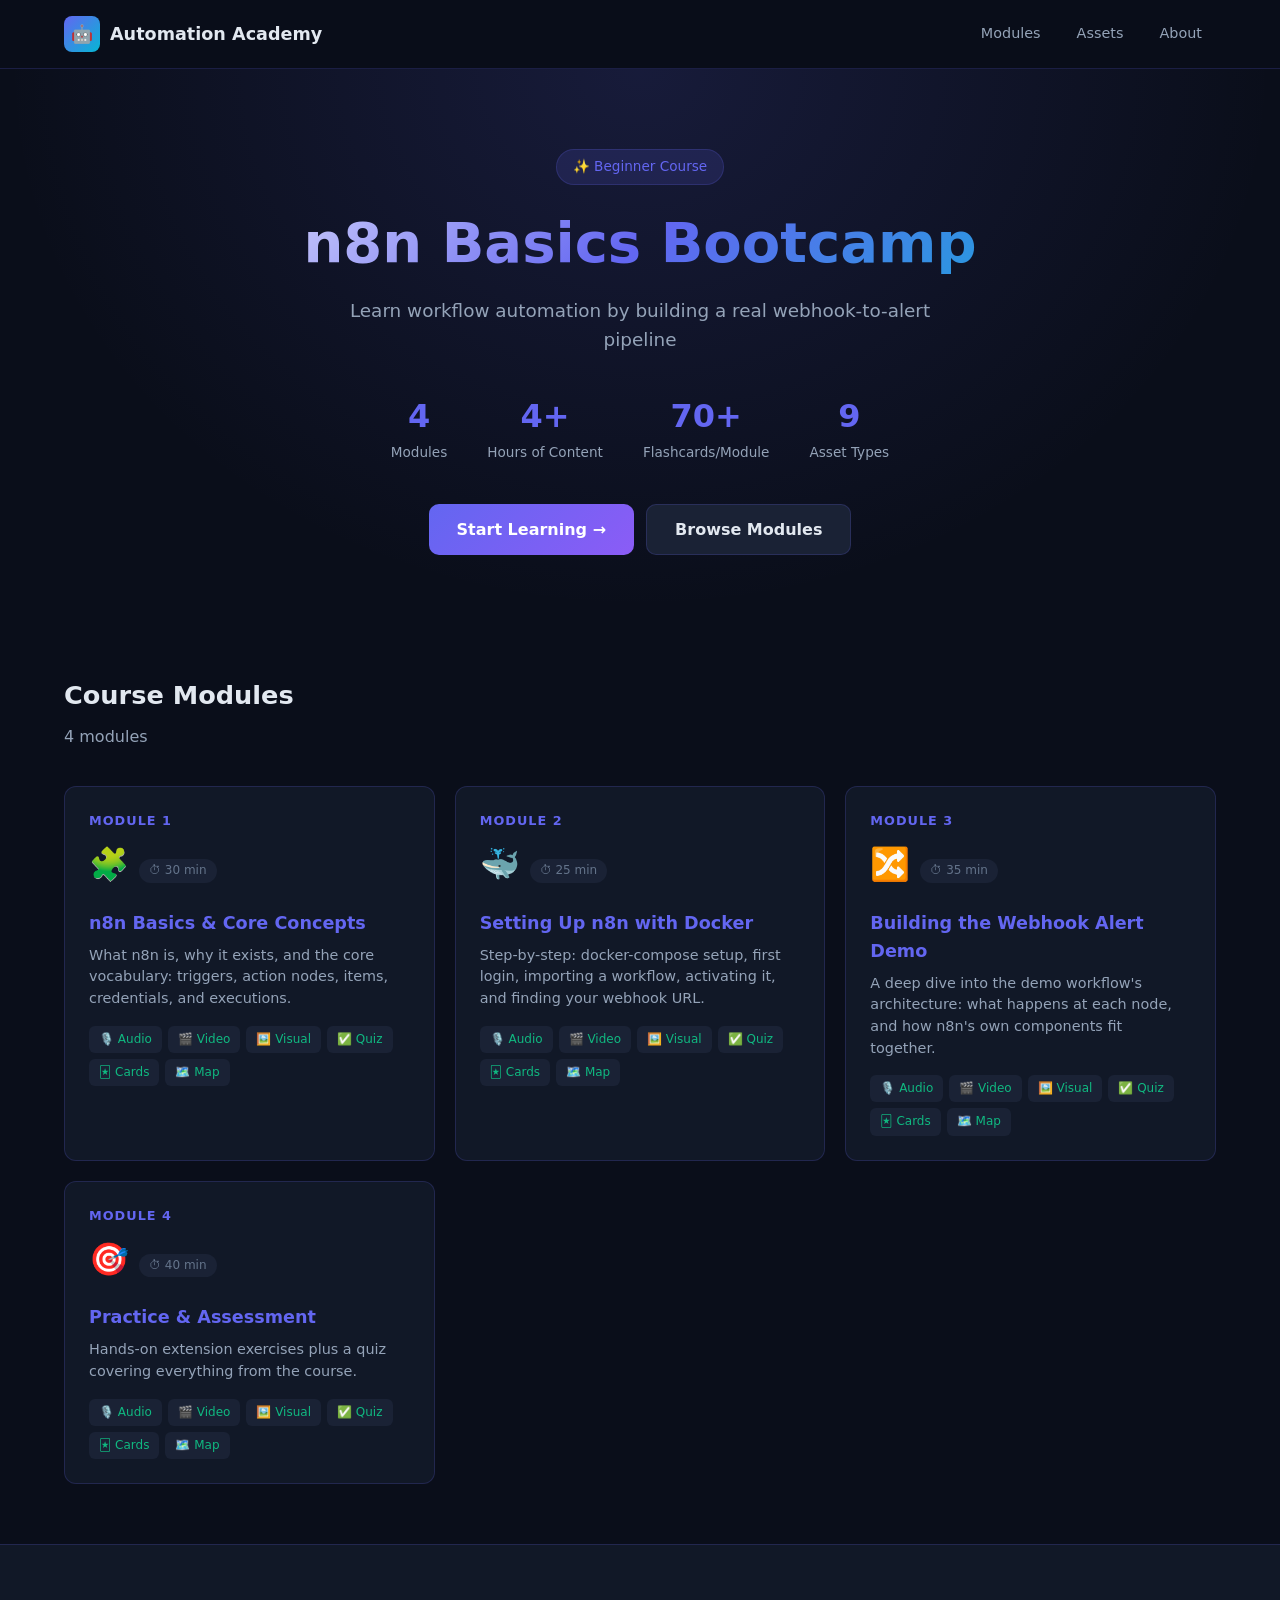
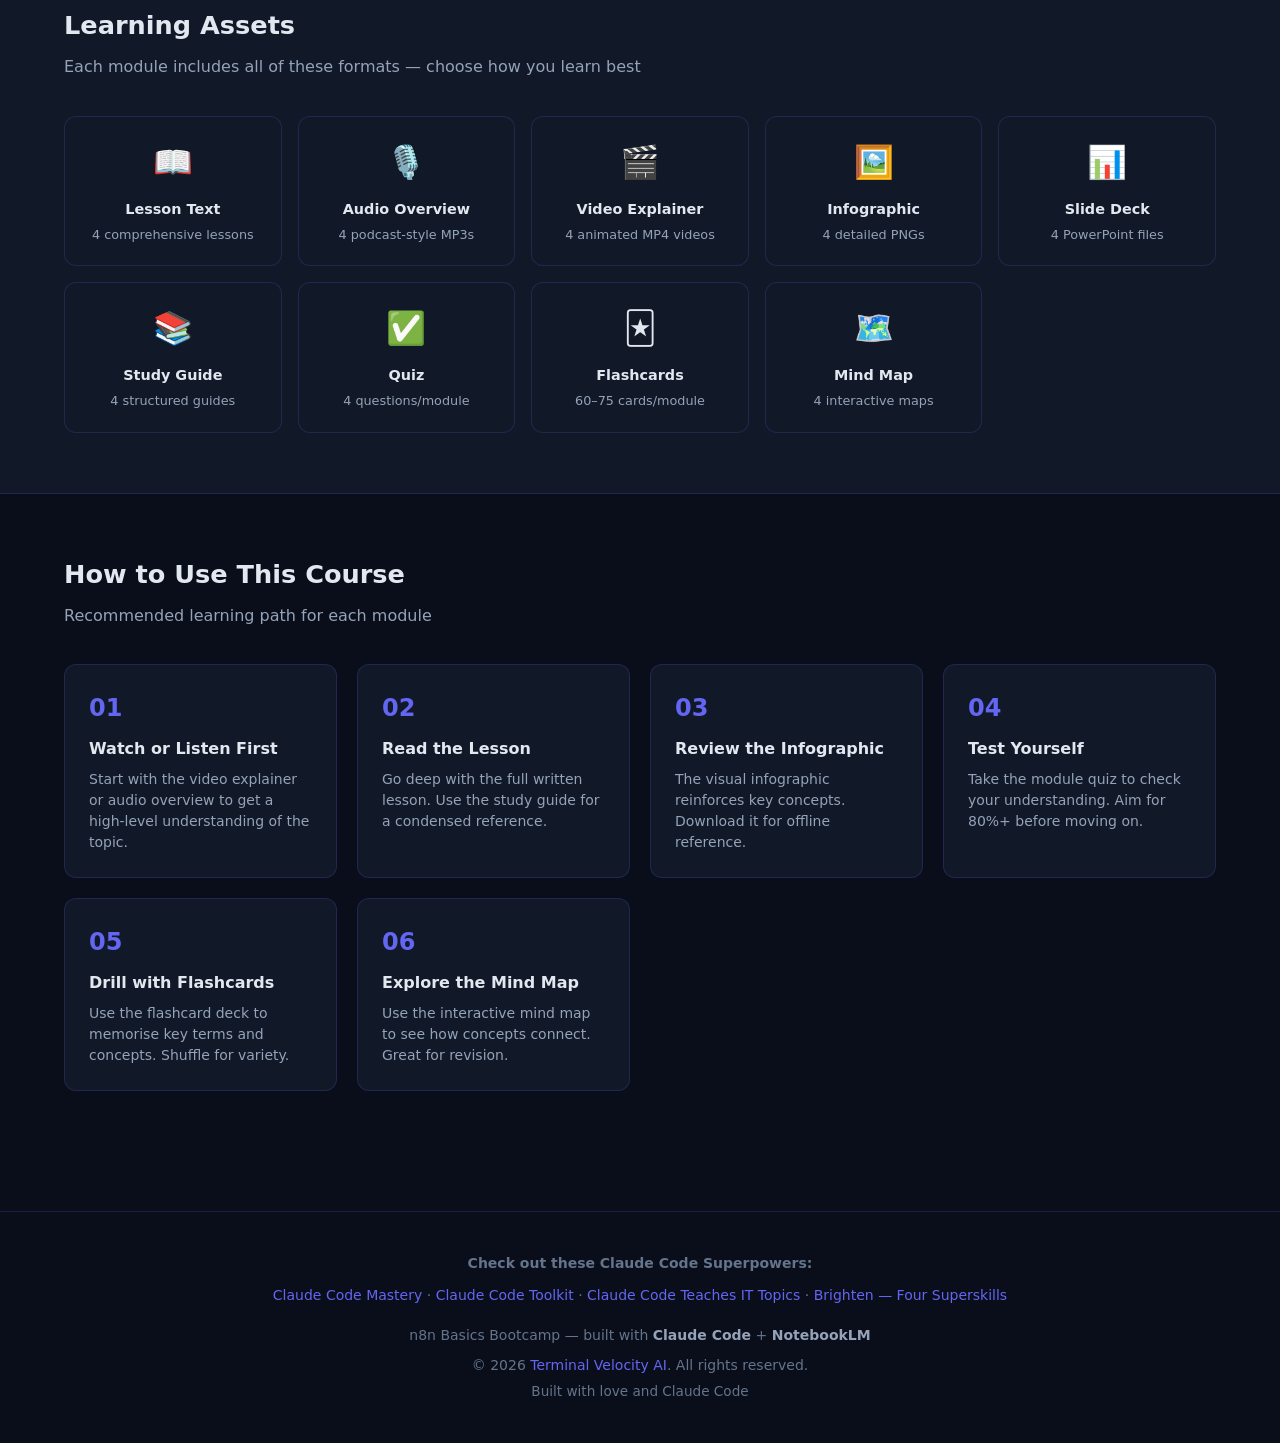
<file: index.html>
<!DOCTYPE html>
<html lang="en">
<head>
  <meta charset="UTF-8">
  <meta name="viewport" content="width=device-width, initial-scale=1.0">
  <title>n8n Basics Bootcamp — Complete Course</title>
  <!-- Favicon: inline SVG data URI matching the nav logo (indigo→cyan gradient + course emoji) -->
  <link rel="icon" type="image/svg+xml" href="data:image/svg+xml,<svg xmlns='http://www.w3.org/2000/svg' viewBox='0 0 32 32'><defs><linearGradient id='g' x1='0' y1='0' x2='32' y2='32' gradientUnits='userSpaceOnUse'><stop offset='0' stop-color='%236366f1'/><stop offset='1' stop-color='%2306b6d4'/></linearGradient></defs><rect width='32' height='32' rx='7' fill='url(%23g)'/><text x='16' y='17' font-size='17' text-anchor='middle' dominant-baseline='central'>🤖</text></svg>">
  <link rel="stylesheet" href="css/styles.css">
  <link rel="manifest" href="manifest.json">
  <style>
    .asset-grid {
      display: grid; grid-template-columns: repeat(auto-fill, minmax(180px, 1fr));
      gap: 16px; margin-top: 32px;
    }
    .asset-card {
      background: var(--bg2); border: 1px solid var(--border);
      border-radius: var(--radius); padding: 20px; text-align: center;
    }
    .asset-card .icon { font-size: 2rem; margin-bottom: 10px; }
    .asset-card .name { font-size: 0.9rem; font-weight: 600; margin-bottom: 4px; }
    .asset-card .count { font-size: 0.8rem; color: var(--text2); }
    .how-grid { display: grid; grid-template-columns: repeat(auto-fill, minmax(240px, 1fr)); gap: 20px; margin-top: 24px; }
    .how-card { background: var(--bg2); border: 1px solid var(--border); border-radius: var(--radius); padding: 24px; }
    .how-card .step { font-size: 1.5rem; font-weight: 800; color: var(--accent); margin-bottom: 8px; }
    .how-card h4 { font-size: 1rem; font-weight: 700; margin-bottom: 8px; }
    .how-card p { font-size: 0.875rem; color: var(--text2); line-height: 1.5; }
    .module-card { text-decoration: none; display: block; }
    .module-icon { font-size: 2rem; margin-bottom: 12px; }
    .module-meta { display: flex; align-items: center; gap: 10px; margin-bottom: 6px; }
    .duration-badge {
      font-size: 0.75rem; color: var(--text3);
      background: var(--bg3); border-radius: 99px; padding: 2px 10px;
    }
    .new-badge {
      font-size: 0.7rem; font-weight: 800; letter-spacing: 0.05em;
      background: linear-gradient(135deg, #7c3aed, #06b6d4);
      color: #fff; border-radius: 99px; padding: 2px 10px;
      text-transform: uppercase;
    }
  </style>
</head>
<body>

<nav>
  <div class="container nav-inner">
    <div class="nav-logo">
      <div class="logo-icon">🤖</div>
      Automation Academy
    </div>
    <div class="nav-links">
      <a href="#modules">Modules</a>
      <a href="#assets">Assets</a>
      <a href="#about">About</a>
      <span class="streak-badge" id="streak-badge" style="display:none">🔥 <span id="streak-count">0</span> day streak</span>
    </div>
  </div>
</nav>

<section class="hero">
  <div class="container">
    <div class="hero-badge">✨ Beginner Course</div>
    <h1>n8n Basics Bootcamp</h1>
    <p>Learn workflow automation by building a real webhook-to-alert pipeline</p>
    <div class="hero-stats">
      <div class="stat"><div class="stat-num">4</div><div class="stat-label">Modules</div></div>
      <div class="stat"><div class="stat-num">4+</div><div class="stat-label">Hours of Content</div></div>
      <div class="stat"><div class="stat-num">70+</div><div class="stat-label">Flashcards/Module</div></div>
      <div class="stat"><div class="stat-num">9</div><div class="stat-label">Asset Types</div></div>
    </div>
    <div id="resume-card-wrap"></div>
    <div style="display:flex;gap:12px;justify-content:center;flex-wrap:wrap">
      <a href="module.html?id=1" class="btn btn-primary" id="start-btn">Start Learning →</a>
      <a href="#modules" class="btn btn-secondary">Browse Modules</a>
    </div>
  </div>
</section>

<section class="section" id="modules">
  <div class="container">
    <div class="section-title">Course Modules</div>
    <div class="section-sub">4 modules</div>
    <div class="modules-grid" id="modules-grid"></div>
  </div>
</section>

<section class="section" id="assets" style="background:var(--bg2);border-top:1px solid var(--border);border-bottom:1px solid var(--border)">
  <div class="container">
    <div class="section-title">Learning Assets</div>
    <div class="section-sub">Each module includes all of these formats — choose how you learn best</div>
    <div class="asset-grid">
      <div class="asset-card"><div class="icon">📖</div><div class="name">Lesson Text</div><div class="count">4 comprehensive lessons</div></div>
      <div class="asset-card"><div class="icon">🎙️</div><div class="name">Audio Overview</div><div class="count">4 podcast-style MP3s</div></div>
      <div class="asset-card"><div class="icon">🎬</div><div class="name">Video Explainer</div><div class="count">4 animated MP4 videos</div></div>
      <div class="asset-card"><div class="icon">🖼️</div><div class="name">Infographic</div><div class="count">4 detailed PNGs</div></div>
      <div class="asset-card"><div class="icon">📊</div><div class="name">Slide Deck</div><div class="count">4 PowerPoint files</div></div>
      <div class="asset-card"><div class="icon">📚</div><div class="name">Study Guide</div><div class="count">4 structured guides</div></div>
      <div class="asset-card"><div class="icon">✅</div><div class="name">Quiz</div><div class="count">4 questions/module</div></div>
      <div class="asset-card"><div class="icon">🃏</div><div class="name">Flashcards</div><div class="count">60–75 cards/module</div></div>
      <div class="asset-card"><div class="icon">🗺️</div><div class="name">Mind Map</div><div class="count">4 interactive maps</div></div>
    </div>
  </div>
</section>

<section class="section" id="about">
  <div class="container">
    <div class="section-title">How to Use This Course</div>
    <div class="section-sub">Recommended learning path for each module</div>
    <div class="how-grid">
      <div class="how-card">
        <div class="step">01</div>
        <h4>Watch or Listen First</h4>
        <p>Start with the video explainer or audio overview to get a high-level understanding of the topic.</p>
      </div>
      <div class="how-card">
        <div class="step">02</div>
        <h4>Read the Lesson</h4>
        <p>Go deep with the full written lesson. Use the study guide for a condensed reference.</p>
      </div>
      <div class="how-card">
        <div class="step">03</div>
        <h4>Review the Infographic</h4>
        <p>The visual infographic reinforces key concepts. Download it for offline reference.</p>
      </div>
      <div class="how-card">
        <div class="step">04</div>
        <h4>Test Yourself</h4>
        <p>Take the module quiz to check your understanding. Aim for 80%+ before moving on.</p>
      </div>
      <div class="how-card">
        <div class="step">05</div>
        <h4>Drill with Flashcards</h4>
        <p>Use the flashcard deck to memorise key terms and concepts. Shuffle for variety.</p>
      </div>
      <div class="how-card">
        <div class="step">06</div>
        <h4>Explore the Mind Map</h4>
        <p>Use the interactive mind map to see how concepts connect. Great for revision.</p>
      </div>
    </div>
  </div>
</section>

<footer>
  <div class="container">
    <p style="font-weight:700;margin-bottom:8px">Check out these Claude Code Superpowers:</p>
    <p style="font-size:0.875rem;line-height:1.8">
      <a href="https://claude-code-mastery.terminalvelocityai.tech">Claude Code Mastery</a> ·
      <a href="https://claude-code-toolkit.terminalvelocityai.tech">Claude Code Toolkit</a> ·
      <a href="https://claude-code-teaches.terminalvelocityai.tech">Claude Code Teaches IT Topics</a> ·
      <a href="https://store.terminalvelocityai.tech/">Brighten — Four Superskills</a>
    </p>
    <p style="margin-top:16px">n8n Basics Bootcamp — built with <strong>Claude Code</strong> + <strong>NotebookLM</strong></p>
    <p style="margin-top:8px">© 2026 <a href="https://terminalvelocityai.tech/">Terminal Velocity AI</a>. All rights reserved.</p>
    <p style="margin-top:4px;font-size:0.85rem;color:var(--text3)">Built with love and Claude Code</p>
  </div>
</footer>

<script src="js/course.js"></script>
<script>
  // Warn if opened as file:// (fetch won't work)
  if (location.protocol === 'file:') {
    const banner = document.createElement('div');
    banner.style.cssText = 'position:fixed;top:0;left:0;right:0;z-index:9999;background:#dc2626;color:#fff;text-align:center;padding:10px 16px;font-size:0.875rem;font-weight:600';
    banner.innerHTML = '⚠️ Open via a local server for content to load correctly — run: <code style="background:rgba(0,0,0,0.3);padding:2px 8px;border-radius:4px">python3 -m http.server 8080</code> then visit <a href="http://localhost:8080" style="color:#fde68a">localhost:8080</a>';
    document.body.prepend(banner);
  }

  // Streak badge
  const streak = getStreak();
  if (streak > 0) {
    document.getElementById('streak-badge').style.display = '';
    document.getElementById('streak-count').textContent = streak;
  }

  // Resume card — show last visited module
  const lastVisited = loadProgress('last_visited', null);
  if (lastVisited) {
    const lm = MODULES.find(m => m.id === lastVisited);
    if (lm) {
      document.getElementById('resume-card-wrap').innerHTML = `
        <a href="module.html?id=${lm.id}" class="resume-card-link">
          <div class="resume-card-label">↩ Resume where you left off</div>
          <div class="resume-card-title">${lm.icon} Module ${lm.id}: ${lm.title}</div>
          <div class="resume-card-sub">${lm.duration} · ${lm.subtitle}</div>
        </a>`;
      document.getElementById('start-btn').textContent = 'Start from Module 1 →';
    }
  }

  const grid = document.getElementById('modules-grid');
  MODULES.forEach(m => {
    grid.innerHTML += `
      <a href="module.html?id=${m.id}" class="module-card">
        <div class="module-num">Module ${m.id}${m.badge ? ` <span class="new-badge">${m.badge}</span>` : ''}</div>
        <div class="module-meta">
          <span class="module-icon">${m.icon}</span>
          <span class="duration-badge">⏱ ${m.duration}</span>
        </div>
        <h3>${m.title}</h3>
        <p>${m.description}</p>
        <div class="module-assets">
          <span class="asset-tag has">🎙️ Audio</span>
          <span class="asset-tag has">🎬 Video</span>
          <span class="asset-tag has">🖼️ Visual</span>
          <span class="asset-tag has">✅ Quiz</span>
          <span class="asset-tag has">🃏 Cards</span>
          <span class="asset-tag has">🗺️ Map</span>
        </div>
      </a>`;
  });
</script>
</body>
</html>
</file>
<file: css/styles.css>
/* ===== RESET & BASE ===== */
*, *::before, *::after { box-sizing: border-box; margin: 0; padding: 0; }

:root {
  --bg: #0a0e1a;
  --bg2: #111827;
  --bg3: #1a2235;
  --bg4: #1f2d44;
  --accent: #6366f1;
  --accent2: #8b5cf6;
  --cyan: #06b6d4;
  --green: #10b981;
  --yellow: #f59e0b;
  --red: #ef4444;
  --text: #e2e8f0;
  --text2: #94a3b8;
  --text3: #64748b;
  --border: rgba(99,102,241,0.2);
  --radius: 12px;
  --shadow: 0 4px 24px rgba(0,0,0,0.4);
}

html { scroll-behavior: smooth; }

body {
  font-family: 'Inter', system-ui, -apple-system, sans-serif;
  background: var(--bg);
  color: var(--text);
  line-height: 1.6;
  min-height: 100vh;
}

a { color: var(--accent); text-decoration: none; }
a:hover { color: var(--accent2); }

/* ===== LAYOUT ===== */
.container { max-width: 1200px; margin: 0 auto; padding: 0 24px; }

/* ===== NAV ===== */
nav {
  background: rgba(10,14,26,0.95);
  backdrop-filter: blur(12px);
  border-bottom: 1px solid var(--border);
  position: sticky; top: 0; z-index: 100;
  padding: 16px 0;
}
.nav-inner {
  display: flex; align-items: center; justify-content: space-between;
}
.nav-logo {
  display: flex; align-items: center; gap: 10px;
  font-size: 1.1rem; font-weight: 700; color: var(--text);
}
.nav-logo .logo-icon {
  width: 36px; height: 36px;
  background: linear-gradient(135deg, var(--accent), var(--cyan));
  border-radius: 8px;
  display: flex; align-items: center; justify-content: center;
  font-size: 1.1rem;
}
.nav-links { display: flex; gap: 8px; }
.nav-links a {
  padding: 6px 14px; border-radius: 8px;
  color: var(--text2); font-size: 0.9rem;
  transition: all 0.2s;
}
.nav-links a:hover { background: var(--bg3); color: var(--text); }

/* ===== HERO ===== */
.hero {
  padding: 80px 0 60px;
  text-align: center;
  background: radial-gradient(ellipse at 50% 0%, rgba(99,102,241,0.15) 0%, transparent 70%);
}
.hero-badge {
  display: inline-flex; align-items: center; gap: 8px;
  background: rgba(99,102,241,0.15); border: 1px solid var(--border);
  border-radius: 99px; padding: 6px 16px;
  font-size: 0.85rem; color: var(--accent);
  margin-bottom: 24px;
}
.hero h1 {
  font-size: clamp(2rem, 5vw, 3.5rem);
  font-weight: 800; line-height: 1.2;
  background: linear-gradient(135deg, #fff 0%, var(--accent) 50%, var(--cyan) 100%);
  -webkit-background-clip: text; -webkit-text-fill-color: transparent;
  background-clip: text;
  margin-bottom: 20px;
}
.hero p {
  font-size: 1.15rem; color: var(--text2);
  max-width: 600px; margin: 0 auto 36px;
}
.hero-stats {
  display: flex; justify-content: center; gap: 40px;
  flex-wrap: wrap; margin-bottom: 40px;
}
.stat { text-align: center; }
.stat-num { font-size: 2rem; font-weight: 800; color: var(--accent); }
.stat-label { font-size: 0.85rem; color: var(--text2); }
.btn {
  display: inline-flex; align-items: center; gap: 8px;
  padding: 12px 28px; border-radius: 10px;
  font-size: 1rem; font-weight: 600;
  cursor: pointer; transition: all 0.2s;
  border: none;
}
.btn-primary {
  background: linear-gradient(135deg, var(--accent), var(--accent2));
  color: white;
}
.btn-primary:hover { transform: translateY(-2px); box-shadow: 0 8px 24px rgba(99,102,241,0.4); color: white; }
.btn-secondary {
  background: var(--bg3); color: var(--text);
  border: 1px solid var(--border);
}
.btn-secondary:hover { background: var(--bg4); color: var(--text); }

/* ===== MODULE GRID ===== */
.section { padding: 60px 0; }
.section-title {
  font-size: 1.6rem; font-weight: 700; margin-bottom: 8px;
}
.section-sub { color: var(--text2); margin-bottom: 36px; }

.modules-grid {
  display: grid;
  grid-template-columns: repeat(auto-fill, minmax(320px, 1fr));
  gap: 20px;
}
.module-card {
  background: var(--bg2);
  border: 1px solid var(--border);
  border-radius: var(--radius);
  padding: 24px;
  transition: all 0.3s;
  cursor: pointer;
  position: relative;
  overflow: hidden;
}
.module-card::before {
  content: '';
  position: absolute; top: 0; left: 0; right: 0; height: 3px;
  background: linear-gradient(90deg, var(--accent), var(--cyan));
  opacity: 0; transition: opacity 0.3s;
}
.module-card:hover { border-color: rgba(99,102,241,0.5); transform: translateY(-4px); box-shadow: var(--shadow); }
.module-card:hover::before { opacity: 1; }
.module-num {
  font-size: 0.8rem; font-weight: 700; color: var(--accent);
  text-transform: uppercase; letter-spacing: 1px; margin-bottom: 8px;
}
.module-card h3 { font-size: 1.1rem; font-weight: 700; margin-bottom: 8px; }
.module-card p { font-size: 0.9rem; color: var(--text2); margin-bottom: 16px; line-height: 1.5; }
.module-assets {
  display: flex; flex-wrap: wrap; gap: 6px;
}
.asset-tag {
  display: inline-flex; align-items: center; gap: 4px;
  background: var(--bg3); border-radius: 6px;
  padding: 4px 10px; font-size: 0.75rem; color: var(--text2);
}
.asset-tag.has { color: var(--green); }

/* ===== MODULE PAGE ===== */
.module-header {
  padding: 40px 0 30px;
  border-bottom: 1px solid var(--border);
  margin-bottom: 0;
}
.module-breadcrumb {
  font-size: 0.85rem; color: var(--text3); margin-bottom: 12px;
}
.module-breadcrumb a { color: var(--text2); }
.module-breadcrumb a:hover { color: var(--accent); }
.module-header h1 { font-size: 1.8rem; font-weight: 800; margin-bottom: 8px; }
.module-header p { color: var(--text2); }

/* ===== TABS ===== */
.tabs-wrapper {
  background: var(--bg2);
  border-bottom: 1px solid var(--border);
  position: sticky; top: 69px; z-index: 90;
}
.tabs {
  display: flex; gap: 0; overflow-x: auto;
  scrollbar-width: none;
}
.tabs::-webkit-scrollbar { display: none; }
.tab {
  display: flex; align-items: center; gap: 8px;
  padding: 14px 20px;
  font-size: 0.9rem; color: var(--text2);
  border-bottom: 2px solid transparent;
  cursor: pointer; transition: all 0.2s;
  white-space: nowrap; background: none; border-top: none;
  border-left: none; border-right: none;
}
.tab:hover { color: var(--text); background: var(--bg3); }
.tab.active { color: var(--accent); border-bottom-color: var(--accent); }
.tab-icon { font-size: 1rem; }

/* ===== CONTENT PANELS ===== */
.panel { display: none; padding: 40px 0; }
.panel.active { display: block; }

/* ===== MARKDOWN CONTENT ===== */
.prose {
  max-width: 800px;
  background: var(--bg2);
  border: 1px solid var(--border);
  border-radius: var(--radius);
  padding: 40px;
}
.prose h1 { font-size: 1.8rem; margin-bottom: 16px; color: var(--text); }
.prose h2 { font-size: 1.3rem; margin: 28px 0 12px; color: var(--accent); border-bottom: 1px solid var(--border); padding-bottom: 8px; }
.prose h3 { font-size: 1.1rem; margin: 20px 0 8px; color: var(--text); }
.prose p { margin-bottom: 14px; color: var(--text); }
.prose ul, .prose ol { margin: 12px 0 12px 24px; }
.prose li { margin-bottom: 6px; color: var(--text); }
.prose table { width: 100%; border-collapse: collapse; margin: 16px 0; font-size: 0.9rem; }
.prose th { background: var(--bg3); padding: 10px 14px; text-align: left; border: 1px solid var(--border); color: var(--accent); }
.prose td { padding: 10px 14px; border: 1px solid var(--border); color: var(--text2); }
.prose tr:hover td { background: var(--bg3); }
.prose code { background: var(--bg3); padding: 2px 6px; border-radius: 4px; font-family: monospace; font-size: 0.9em; color: var(--cyan); }
.prose pre { background: var(--bg3); border: 1px solid var(--border); border-radius: 8px; padding: 20px; overflow-x: auto; margin: 16px 0; }
.prose pre code { background: none; padding: 0; color: var(--text); }
.prose strong { color: var(--text); font-weight: 700; }
.prose blockquote { border-left: 3px solid var(--accent); padding-left: 16px; color: var(--text2); margin: 16px 0; }
.prose hr { border: none; border-top: 1px solid var(--border); margin: 24px 0; }

/* ===== VIDEO / AUDIO ===== */
.media-container {
  background: var(--bg2); border: 1px solid var(--border);
  border-radius: var(--radius); overflow: hidden;
  max-width: 900px;
}
.media-container video {
  width: 100%; display: block;
  background: #000;
}
.media-container audio { width: 100%; display: block; }
.media-info {
  padding: 20px 24px;
  border-top: 1px solid var(--border);
}
.media-info h3 { font-size: 1rem; font-weight: 600; margin-bottom: 4px; }
.media-info p { font-size: 0.85rem; color: var(--text2); }

/* ===== INFOGRAPHIC ===== */
.infographic-viewer {
  background: var(--bg2); border: 1px solid var(--border);
  border-radius: var(--radius); overflow: hidden;
  max-width: 1100px;
}
.infographic-toolbar {
  display: flex; align-items: center; gap: 10px;
  padding: 12px 16px; border-bottom: 1px solid var(--border);
}
.zoom-btn {
  background: var(--bg3); border: 1px solid var(--border);
  color: var(--text); padding: 6px 12px; border-radius: 6px;
  cursor: pointer; font-size: 0.85rem; transition: all 0.2s;
}
.zoom-btn:hover { background: var(--bg4); }
.zoom-label { font-size: 0.85rem; color: var(--text2); }
.infographic-img-wrap {
  overflow: auto; padding: 20px;
  display: flex; justify-content: center; align-items: flex-start;
  min-height: 400px; max-height: 80vh;
}
.infographic-img-wrap img {
  transition: transform 0.3s;
  max-width: 100%;
  transform-origin: top center;
}

/* ===== QUIZ ===== */
.quiz-container { max-width: 700px; }
.quiz-progress {
  display: flex; align-items: center; gap: 16px; margin-bottom: 24px;
}
.quiz-progress-bar {
  flex: 1; height: 6px; background: var(--bg3); border-radius: 99px; overflow: hidden;
}
.quiz-progress-fill {
  height: 100%; background: linear-gradient(90deg, var(--accent), var(--cyan));
  border-radius: 99px; transition: width 0.3s;
}
.quiz-progress-text { font-size: 0.85rem; color: var(--text2); white-space: nowrap; }
.quiz-card {
  background: var(--bg2); border: 1px solid var(--border);
  border-radius: var(--radius); padding: 32px;
  margin-bottom: 16px;
}
.quiz-question { font-size: 1.05rem; font-weight: 600; margin-bottom: 24px; line-height: 1.5; }
.quiz-options { display: flex; flex-direction: column; gap: 10px; }
.quiz-option {
  display: flex; align-items: flex-start; gap: 12px;
  padding: 14px 16px; border-radius: 8px;
  background: var(--bg3); border: 1px solid var(--border);
  cursor: pointer; transition: all 0.2s; font-size: 0.95rem;
}
.quiz-option:hover { border-color: var(--accent); background: var(--bg4); }
.quiz-option.selected { border-color: var(--accent); background: rgba(99,102,241,0.1); }
.quiz-option.correct { border-color: var(--green); background: rgba(16,185,129,0.1); color: var(--green); }
.quiz-option.wrong { border-color: var(--red); background: rgba(239,68,68,0.1); color: var(--red); }
.option-letter {
  width: 24px; height: 24px; border-radius: 50%;
  background: var(--bg4); display: flex; align-items: center; justify-content: center;
  font-size: 0.8rem; font-weight: 700; flex-shrink: 0;
}
.quiz-hint {
  margin-top: 16px; padding: 12px 16px;
  background: rgba(245,158,11,0.1); border: 1px solid rgba(245,158,11,0.3);
  border-radius: 8px; font-size: 0.875rem; color: var(--yellow);
}
.quiz-hint span { font-weight: 700; }
.quiz-nav {
  display: flex; justify-content: space-between; align-items: center;
  margin-top: 16px;
}
.quiz-score {
  font-size: 0.9rem; color: var(--text2);
}
.quiz-result {
  background: var(--bg2); border: 1px solid var(--border);
  border-radius: var(--radius); padding: 48px; text-align: center;
}
.result-score {
  font-size: 4rem; font-weight: 800;
  background: linear-gradient(135deg, var(--accent), var(--cyan));
  -webkit-background-clip: text; -webkit-text-fill-color: transparent;
  background-clip: text;
}
.result-label { font-size: 1.1rem; color: var(--text2); margin-bottom: 24px; }
.result-bar-wrap { background: var(--bg3); border-radius: 99px; height: 10px; margin: 16px 0 32px; overflow: hidden; }
.result-bar { height: 100%; border-radius: 99px; background: linear-gradient(90deg, var(--accent), var(--cyan)); transition: width 1s; }

/* ===== FLASHCARDS ===== */
.flashcards-container { max-width: 700px; }
.fc-controls {
  display: flex; align-items: center; justify-content: space-between; margin-bottom: 20px; flex-wrap: wrap; gap: 10px;
}
.fc-progress { font-size: 0.9rem; color: var(--text2); }
.fc-scene {
  width: 100%; perspective: 1000px;
  margin-bottom: 20px; cursor: pointer;
}
.fc-card {
  width: 100%; min-height: 220px;
  position: relative; transform-style: preserve-3d;
  transition: transform 0.6s cubic-bezier(0.4, 0, 0.2, 1);
}
.fc-card.flipped { transform: rotateY(180deg); }
.fc-face {
  position: absolute; width: 100%; min-height: 220px;
  backface-visibility: hidden;
  background: var(--bg2); border: 1px solid var(--border);
  border-radius: var(--radius); padding: 36px;
  display: flex; flex-direction: column;
  align-items: center; justify-content: center;
  text-align: center;
}
.fc-front { border-top: 3px solid var(--accent); }
.fc-back { transform: rotateY(180deg); border-top: 3px solid var(--cyan); }
.fc-label {
  font-size: 0.75rem; text-transform: uppercase; letter-spacing: 1px;
  color: var(--text3); margin-bottom: 16px;
}
.fc-text { font-size: 1.05rem; line-height: 1.6; color: var(--text); }
.fc-hint { font-size: 0.8rem; color: var(--text3); margin-top: 16px; }
.fc-nav { display: flex; justify-content: center; gap: 12px; align-items: center; }
.fc-counter { font-size: 0.9rem; color: var(--text2); min-width: 80px; text-align: center; }

/* ===== MIND MAP ===== */
.mindmap-container {
  background: var(--bg2); border: 1px solid var(--border);
  border-radius: var(--radius); overflow: hidden;
}
.mindmap-toolbar {
  padding: 12px 16px; border-bottom: 1px solid var(--border);
  display: flex; gap: 10px; align-items: center;
}
#mindmap-svg {
  width: 100%; height: 600px; display: block;
}
.node circle { fill: var(--bg3); stroke: var(--accent); stroke-width: 2px; cursor: pointer; transition: all 0.2s; }
.node circle:hover { fill: var(--accent); }
.node text { fill: var(--text2); font-size: 12px; font-family: inherit; pointer-events: none; }
.node.root circle { fill: var(--accent); stroke: var(--accent2); stroke-width: 3px; r: 8; }
.node.root text { fill: var(--text); font-weight: 700; font-size: 14px; }
.link { fill: none; stroke: var(--border); stroke-width: 1.5px; }

/* ===== SLIDES ===== */
.slides-container {
  background: var(--bg2); border: 1px solid var(--border);
  border-radius: var(--radius); padding: 48px;
  text-align: center; max-width: 600px;
}
.slides-icon { font-size: 4rem; margin-bottom: 24px; }
.slides-container h3 { font-size: 1.3rem; font-weight: 700; margin-bottom: 8px; }
.slides-container p { color: var(--text2); margin-bottom: 28px; }
.slides-info {
  display: flex; gap: 20px; justify-content: center; flex-wrap: wrap;
  margin-bottom: 28px;
}
.slides-info-item {
  background: var(--bg3); border-radius: 8px; padding: 12px 20px; font-size: 0.85rem; color: var(--text2);
}
.slides-info-item strong { display: block; color: var(--text); font-size: 1rem; }

/* ===== PROGRESS ===== */
.progress-section {
  background: var(--bg2); border: 1px solid var(--border);
  border-radius: var(--radius); padding: 24px; margin-bottom: 32px;
}
.progress-row {
  display: flex; align-items: center; gap: 12px; margin-bottom: 12px;
}
.progress-row:last-child { margin-bottom: 0; }
.progress-label { font-size: 0.85rem; color: var(--text2); min-width: 100px; }
.progress-bar-wrap { flex: 1; height: 6px; background: var(--bg3); border-radius: 99px; overflow: hidden; }
.progress-bar-fill { height: 100%; border-radius: 99px; background: linear-gradient(90deg, var(--accent), var(--cyan)); }
.progress-pct { font-size: 0.8rem; color: var(--text3); min-width: 36px; text-align: right; }

/* ===== MODULE NAV ===== */
.module-nav {
  display: flex; justify-content: space-between; align-items: center;
  padding: 32px 0; border-top: 1px solid var(--border); margin-top: 20px;
}
.module-nav-btn {
  display: flex; align-items: center; gap: 10px;
  background: var(--bg2); border: 1px solid var(--border);
  border-radius: var(--radius); padding: 14px 20px;
  color: var(--text2); cursor: pointer; transition: all 0.2s;
  text-decoration: none; font-size: 0.9rem;
}
.module-nav-btn:hover { border-color: var(--accent); color: var(--text); }
.module-nav-btn .nav-title { font-weight: 600; color: var(--text); font-size: 0.95rem; }
.module-nav-btn .nav-sub { font-size: 0.8rem; color: var(--text3); }

/* ===== TOAST ===== */
.toast {
  position: fixed; bottom: 24px; right: 24px;
  background: var(--bg2); border: 1px solid var(--border);
  border-radius: 10px; padding: 14px 20px;
  font-size: 0.9rem; color: var(--text);
  box-shadow: var(--shadow); z-index: 1000;
  transform: translateY(80px); opacity: 0;
  transition: all 0.3s;
}
.toast.show { transform: translateY(0); opacity: 1; }

/* ===== FOOTER ===== */
footer {
  border-top: 1px solid var(--border);
  padding: 40px 0; margin-top: 60px;
  text-align: center; color: var(--text3); font-size: 0.875rem;
}
footer strong { color: var(--text2); }

/* ===== LOADING ===== */
.loading {
  display: flex; align-items: center; justify-content: center;
  padding: 80px; color: var(--text2); gap: 12px;
}
.spinner {
  width: 20px; height: 20px;
  border: 2px solid var(--border);
  border-top-color: var(--accent);
  border-radius: 50%;
  animation: spin 0.8s linear infinite;
}
@keyframes spin { to { transform: rotate(360deg); } }

/* ===== STREAK BADGE ===== */
.streak-badge {
  display: inline-flex; align-items: center; gap: 6px;
  background: rgba(245,158,11,0.15); border: 1px solid rgba(245,158,11,0.3);
  border-radius: 99px; padding: 5px 14px;
  font-size: 0.85rem; color: var(--yellow); font-weight: 600;
  cursor: default; user-select: none;
}

/* ===== SM-2 RATING BUTTONS ===== */
.sm2-buttons {
  display: flex; gap: 8px; justify-content: center;
  margin-top: 16px; flex-wrap: wrap;
}
.sm2-btn {
  padding: 10px 20px; border-radius: 8px;
  font-size: 0.85rem; font-weight: 600; text-align: center;
  border: none; cursor: pointer; transition: all 0.2s;
}
.sm2-btn small { display: block; font-weight: 400; opacity: 0.8; font-size: 0.75rem; }
.sm2-btn-again { background: rgba(239,68,68,0.2); color: var(--red); border: 1px solid rgba(239,68,68,0.4); }
.sm2-btn-hard  { background: rgba(245,158,11,0.2); color: var(--yellow); border: 1px solid rgba(245,158,11,0.4); }
.sm2-btn-good  { background: rgba(99,102,241,0.2); color: var(--accent); border: 1px solid rgba(99,102,241,0.4); }
.sm2-btn-easy  { background: rgba(16,185,129,0.2); color: var(--green); border: 1px solid rgba(16,185,129,0.4); }
.sm2-btn:hover { transform: translateY(-2px); filter: brightness(1.2); }
.sm2-info { text-align: center; font-size: 0.8rem; color: var(--text3); margin-top: 8px; }

/* ===== COPY BUTTON ===== */
.prose pre { position: relative; }
.copy-btn {
  position: absolute; top: 10px; right: 10px;
  background: var(--bg4); border: 1px solid var(--border);
  color: var(--text2); padding: 4px 10px; border-radius: 6px;
  font-size: 0.75rem; cursor: pointer; transition: all 0.2s;
  opacity: 0;
}
.prose pre:hover .copy-btn { opacity: 1; }
.copy-btn:hover { background: var(--accent); color: white; border-color: var(--accent); }
.copy-btn.copied { background: var(--green); color: white; border-color: var(--green); opacity: 1; }

/* ===== RESUME CARD ===== */
.resume-card-link {
  display: block; max-width: 420px; margin: 0 auto 28px;
  background: var(--bg2); border: 1px solid rgba(99,102,241,0.4);
  border-radius: var(--radius); padding: 16px 24px;
  text-decoration: none; color: var(--text);
  transition: all 0.2s; text-align: left;
}
.resume-card-link:hover { border-color: var(--accent); transform: translateY(-2px); box-shadow: var(--shadow); color: var(--text); }
.resume-card-label { font-size: 0.75rem; color: var(--accent); text-transform: uppercase; letter-spacing: 1px; margin-bottom: 4px; }
.resume-card-title { font-size: 1rem; font-weight: 700; }
.resume-card-sub { font-size: 0.8rem; color: var(--text2); margin-top: 2px; }

/* ===== PREREQ BANNER ===== */
.prereq-banner {
  background: rgba(245,158,11,0.1); border: 1px solid rgba(245,158,11,0.3);
  border-radius: 8px; padding: 12px 20px;
  font-size: 0.875rem; color: var(--yellow);
  margin-top: 16px; display: none; align-items: center; gap: 10px;
}
.prereq-banner a { color: var(--yellow); text-decoration: underline; }

/* ===== WEAK AREA BANNER ===== */
.weak-area-banner {
  background: rgba(239,68,68,0.1); border: 1px solid rgba(239,68,68,0.3);
  border-radius: 8px; padding: 12px 20px;
  font-size: 0.875rem; color: var(--red);
  margin-bottom: 16px; display: flex; align-items: flex-start; gap: 10px;
}

/* ===== NOTES PANEL ===== */
.notes-container { max-width: 800px; }
.notes-header {
  display: flex; align-items: center; justify-content: space-between; margin-bottom: 16px;
}
.notes-header h3 { font-size: 1rem; font-weight: 700; }
.notes-status { font-size: 0.8rem; color: var(--text3); }
.notes-textarea {
  width: 100%; min-height: 360px;
  background: var(--bg2); border: 1px solid var(--border);
  border-radius: var(--radius); padding: 20px;
  color: var(--text); font-family: inherit; font-size: 0.9rem;
  line-height: 1.7; resize: vertical; transition: border-color 0.2s;
}
.notes-textarea:focus { outline: none; border-color: var(--accent); }
.notes-hint { font-size: 0.8rem; color: var(--text3); margin-top: 8px; }

/* ===== CHALLENGE PANEL ===== */
.challenge-container { max-width: 800px; }
.challenge-card {
  background: var(--bg2); border: 1px solid var(--border);
  border-radius: var(--radius); padding: 32px; margin-bottom: 20px;
}
.challenge-header { display: flex; align-items: center; gap: 12px; margin-bottom: 16px; }
.challenge-icon-lg { font-size: 2rem; }
.challenge-title { font-size: 1.1rem; font-weight: 700; }
.challenge-desc { color: var(--text2); font-size: 0.9rem; line-height: 1.6; margin-bottom: 20px; }
.challenge-prompt {
  background: var(--bg3); border: 1px solid var(--border);
  border-radius: 8px; padding: 16px; margin-bottom: 20px;
  font-size: 0.875rem; color: var(--text);
  border-left: 3px solid var(--accent);
}
.challenge-input-wrap { display: flex; gap: 10px; align-items: center; flex-wrap: wrap; }
.challenge-input {
  flex: 1; min-width: 200px;
  background: var(--bg3); border: 1px solid var(--border);
  border-radius: 8px; padding: 10px 16px;
  color: var(--text); font-family: monospace; font-size: 0.875rem;
}
.challenge-input:focus { outline: none; border-color: var(--accent); }
.challenge-status {
  margin-top: 16px; padding: 12px 16px; border-radius: 8px;
  font-size: 0.875rem; display: none;
}
.challenge-status.success { background: rgba(16,185,129,0.1); border: 1px solid rgba(16,185,129,0.3); color: var(--green); display: block; }
.challenge-status.error   { background: rgba(239,68,68,0.1); border: 1px solid rgba(239,68,68,0.3); color: var(--red); display: block; }
.challenge-completed-badge {
  display: inline-flex; align-items: center; gap: 6px;
  background: rgba(16,185,129,0.15); border: 1px solid rgba(16,185,129,0.3);
  border-radius: 99px; padding: 4px 14px;
  font-size: 0.8rem; color: var(--green); font-weight: 600;
}

/* ===== KEYBOARD SHORTCUT MODAL ===== */
.shortcut-modal {
  position: fixed; inset: 0;
  background: rgba(0,0,0,0.7); backdrop-filter: blur(4px);
  z-index: 200; display: flex; align-items: center; justify-content: center;
  opacity: 0; pointer-events: none; transition: opacity 0.2s;
}
.shortcut-modal.open { opacity: 1; pointer-events: all; }
.shortcut-box {
  background: var(--bg2); border: 1px solid var(--border);
  border-radius: var(--radius); padding: 32px; max-width: 440px; width: 90%;
}
.shortcut-box h3 { font-size: 1.1rem; font-weight: 700; margin-bottom: 20px; }
.shortcut-row {
  display: flex; justify-content: space-between; align-items: center;
  margin-bottom: 12px; font-size: 0.9rem;
}
.shortcut-key {
  background: var(--bg3); border: 1px solid var(--border);
  border-radius: 6px; padding: 3px 10px;
  font-family: monospace; font-size: 0.8rem; color: var(--cyan);
}

/* ===== RESPONSIVE ===== */
@media (max-width: 768px) {
  .hero h1 { font-size: 2rem; }
  .hero-stats { gap: 24px; }
  .modules-grid { grid-template-columns: 1fr; }
  .tab { padding: 12px 14px; font-size: 0.8rem; }
  .prose { padding: 24px; }
  .quiz-card { padding: 20px; }
  .module-nav { flex-direction: column; gap: 12px; }
}
</file>
